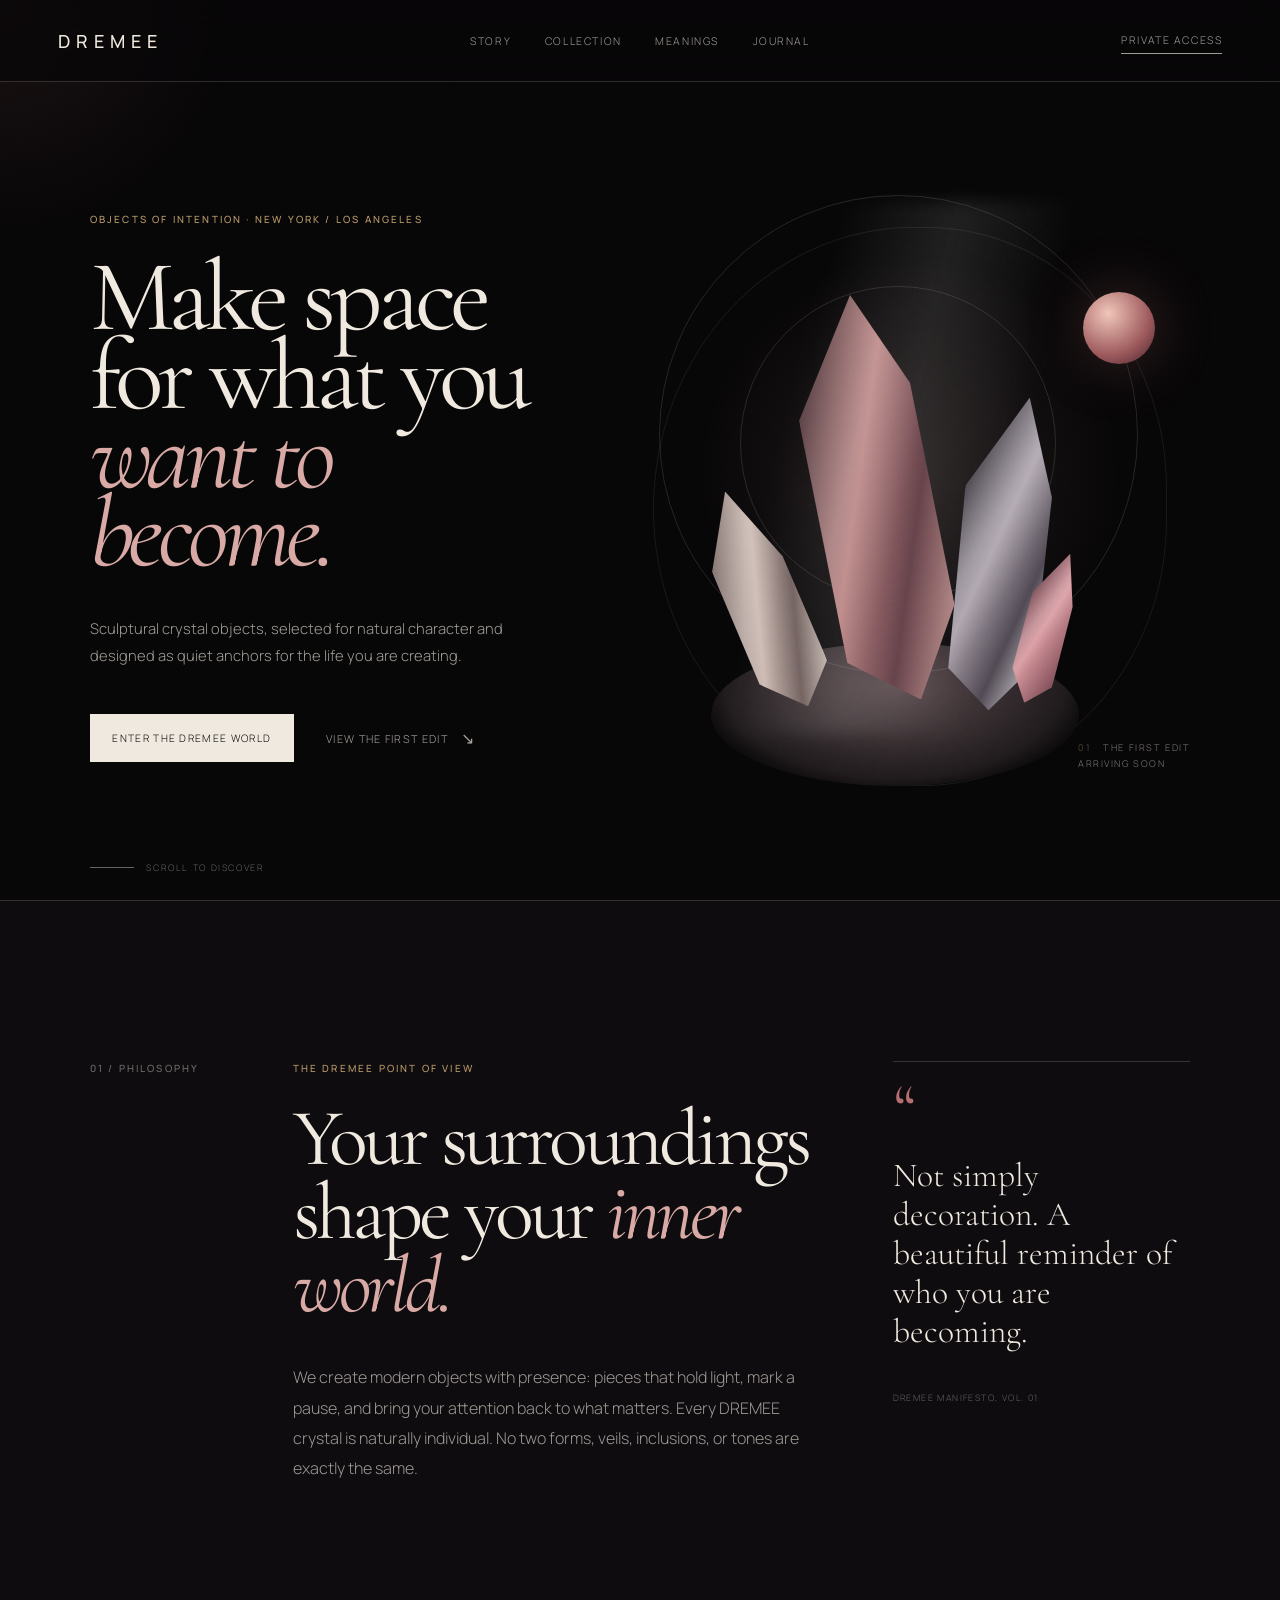
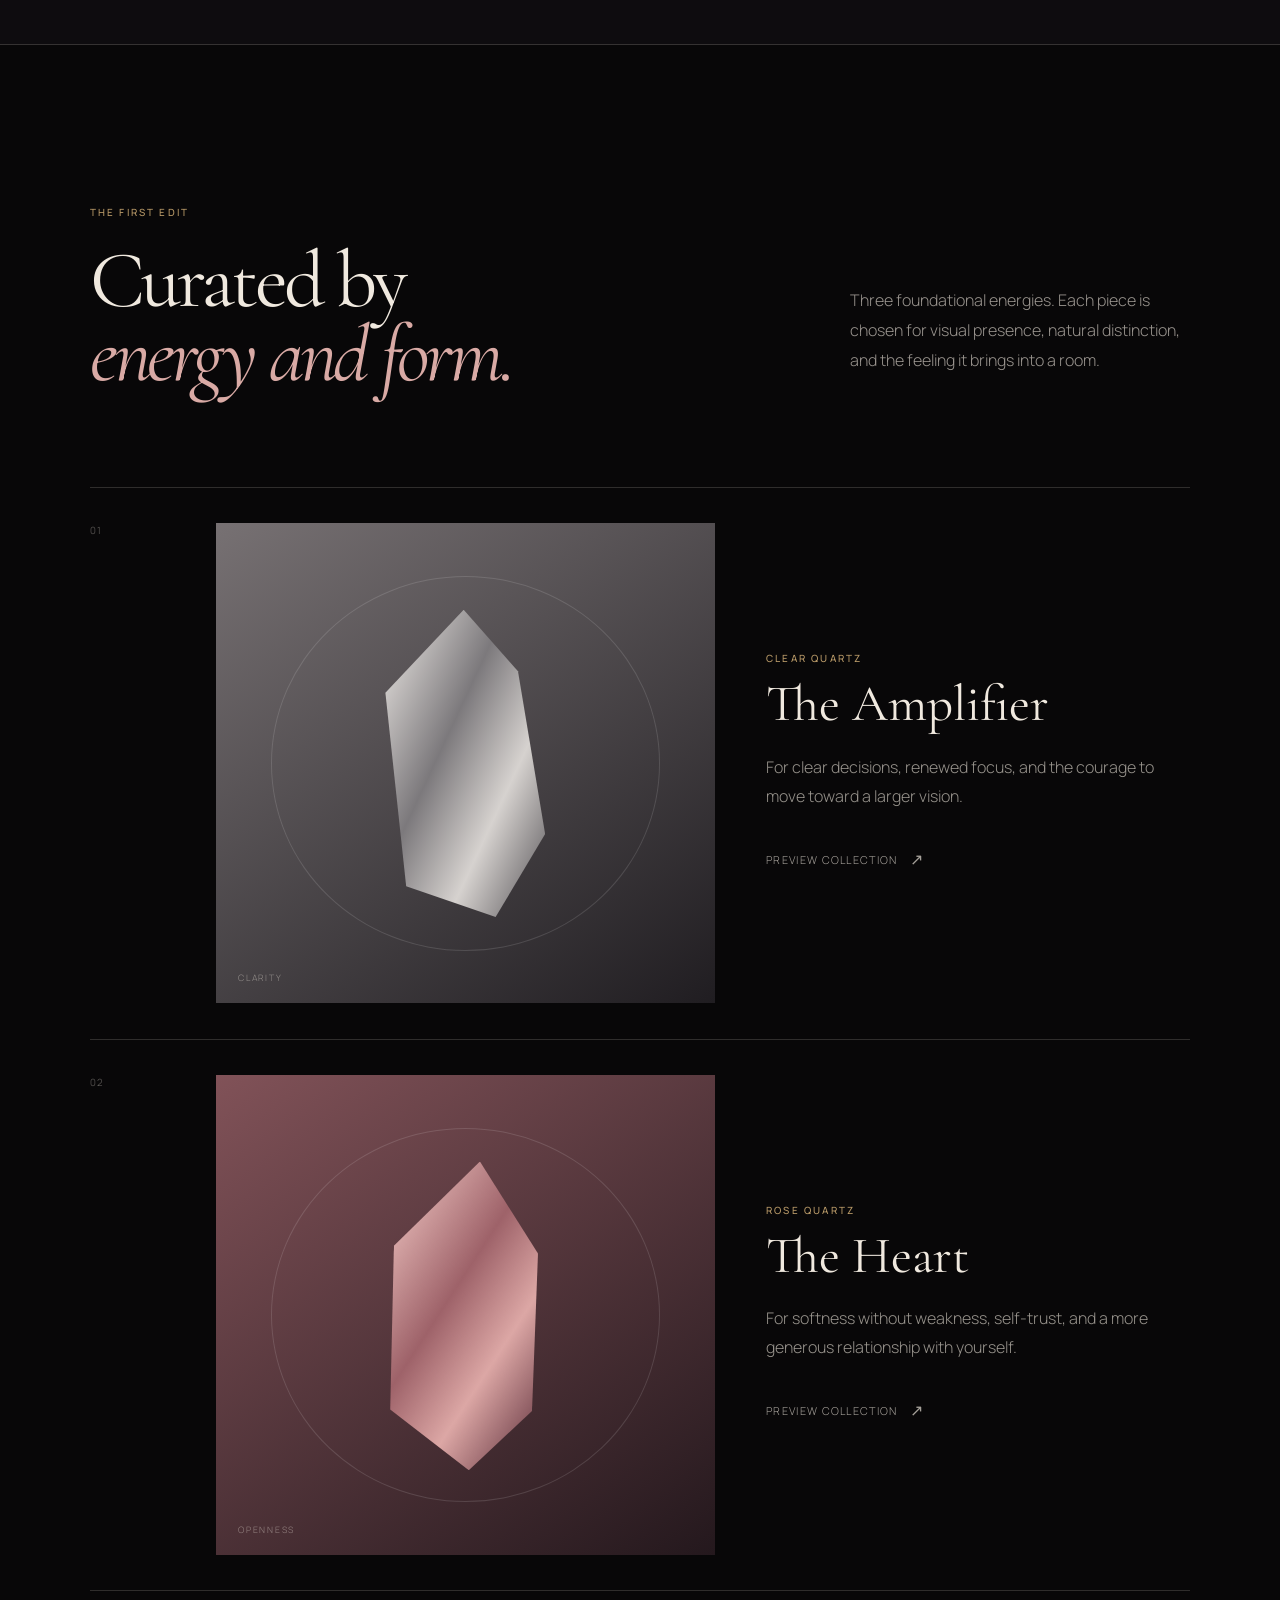
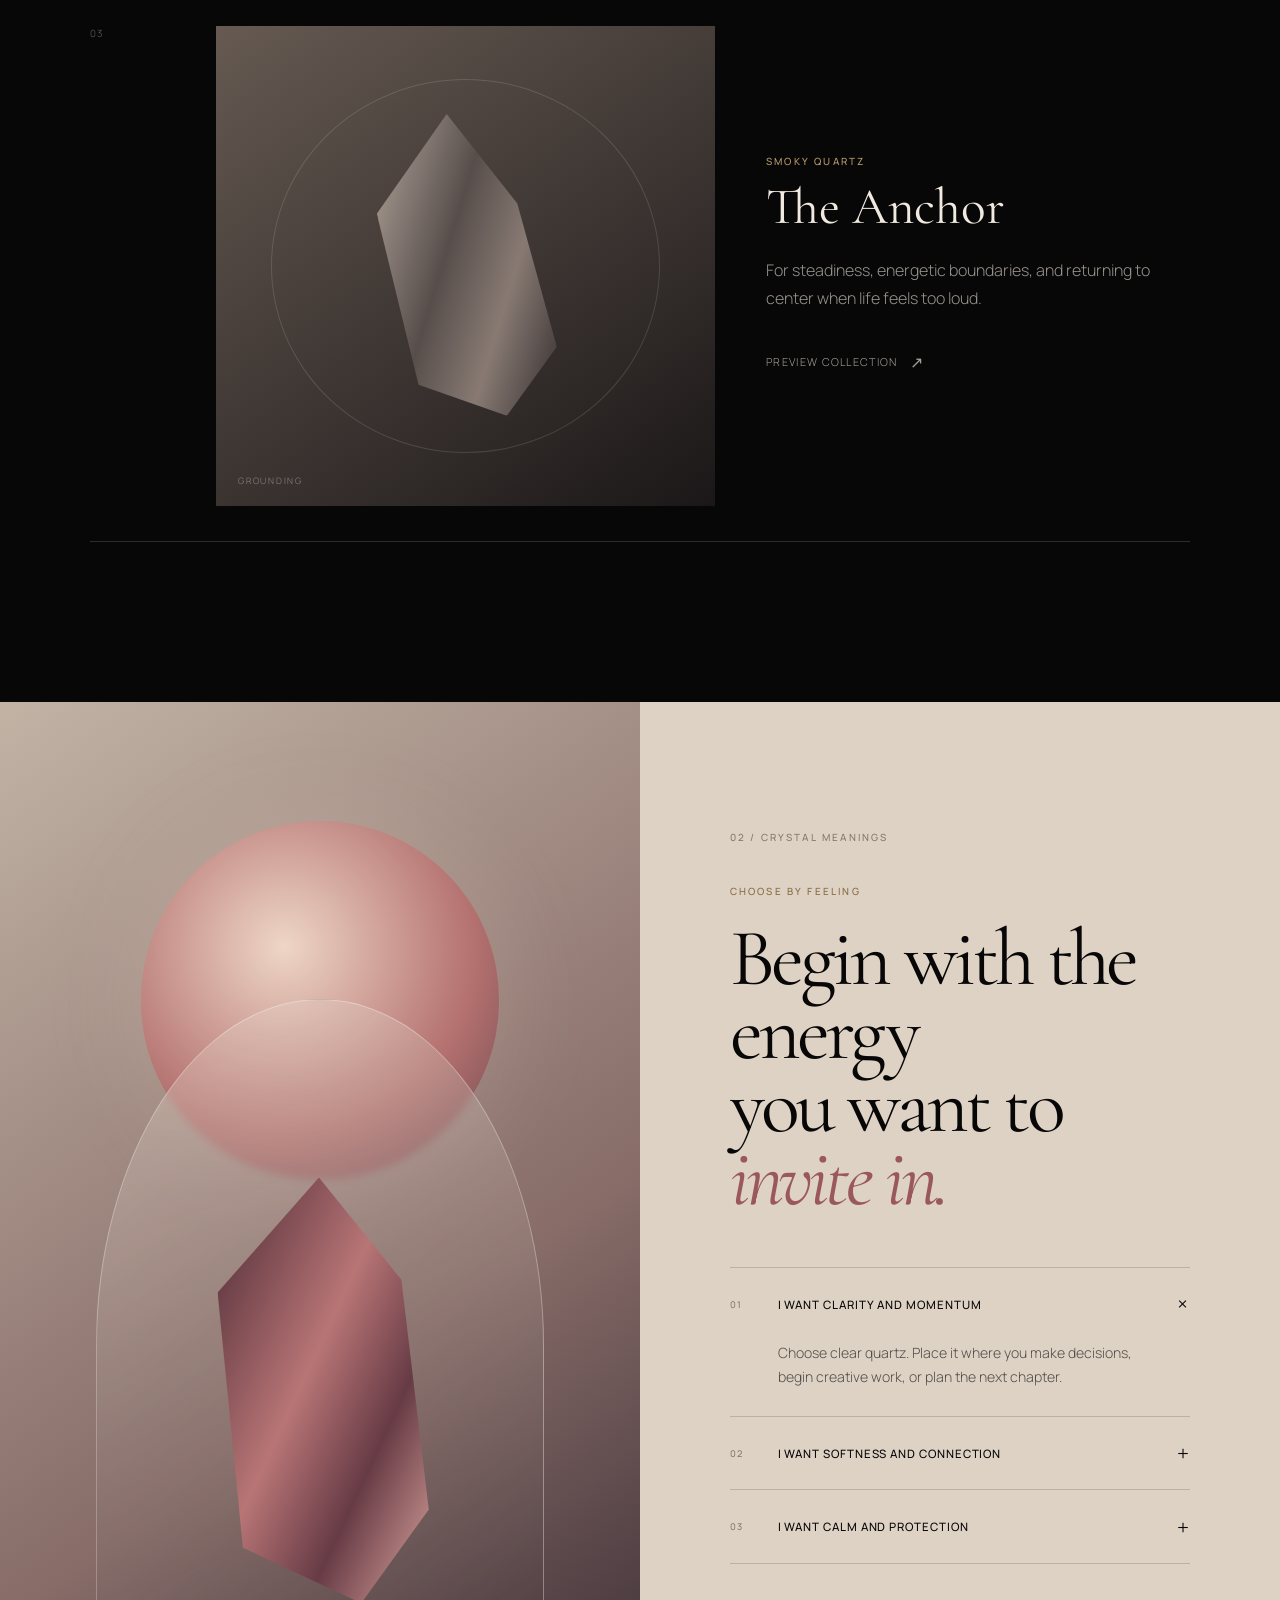
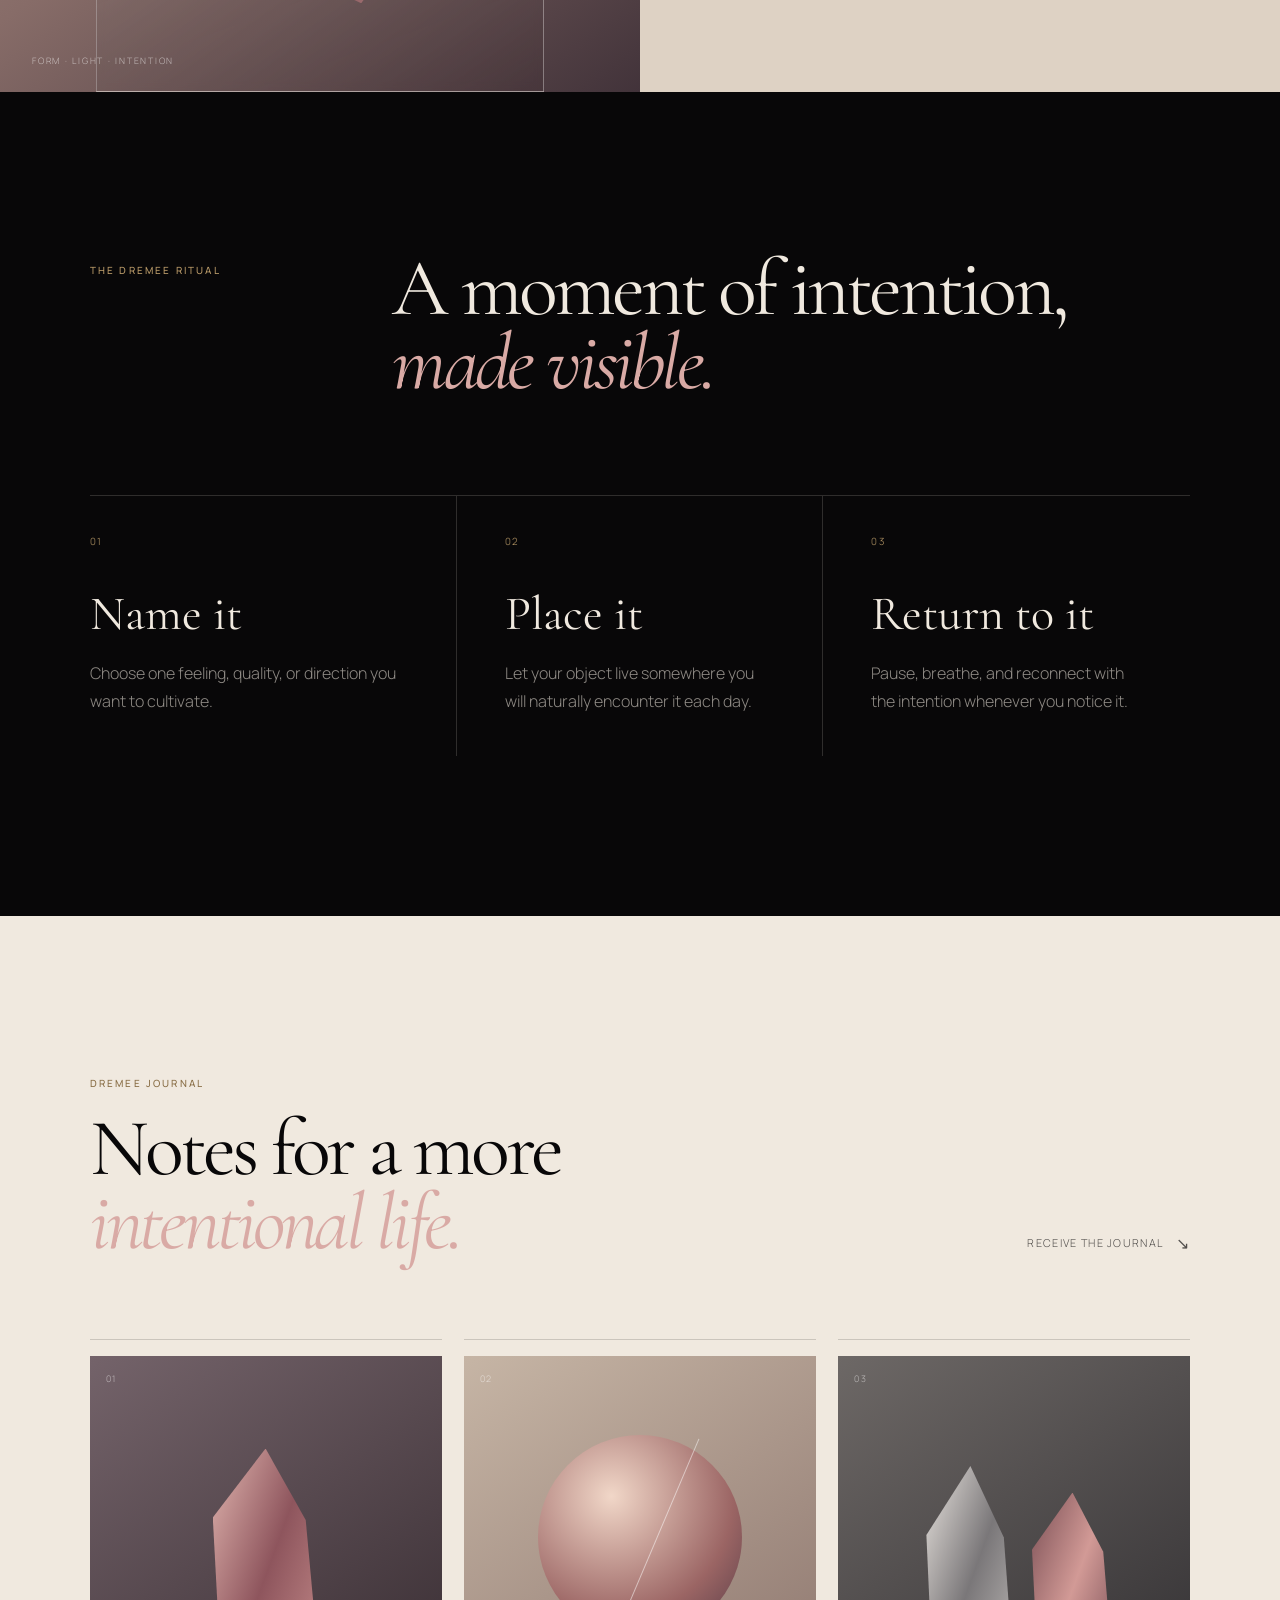
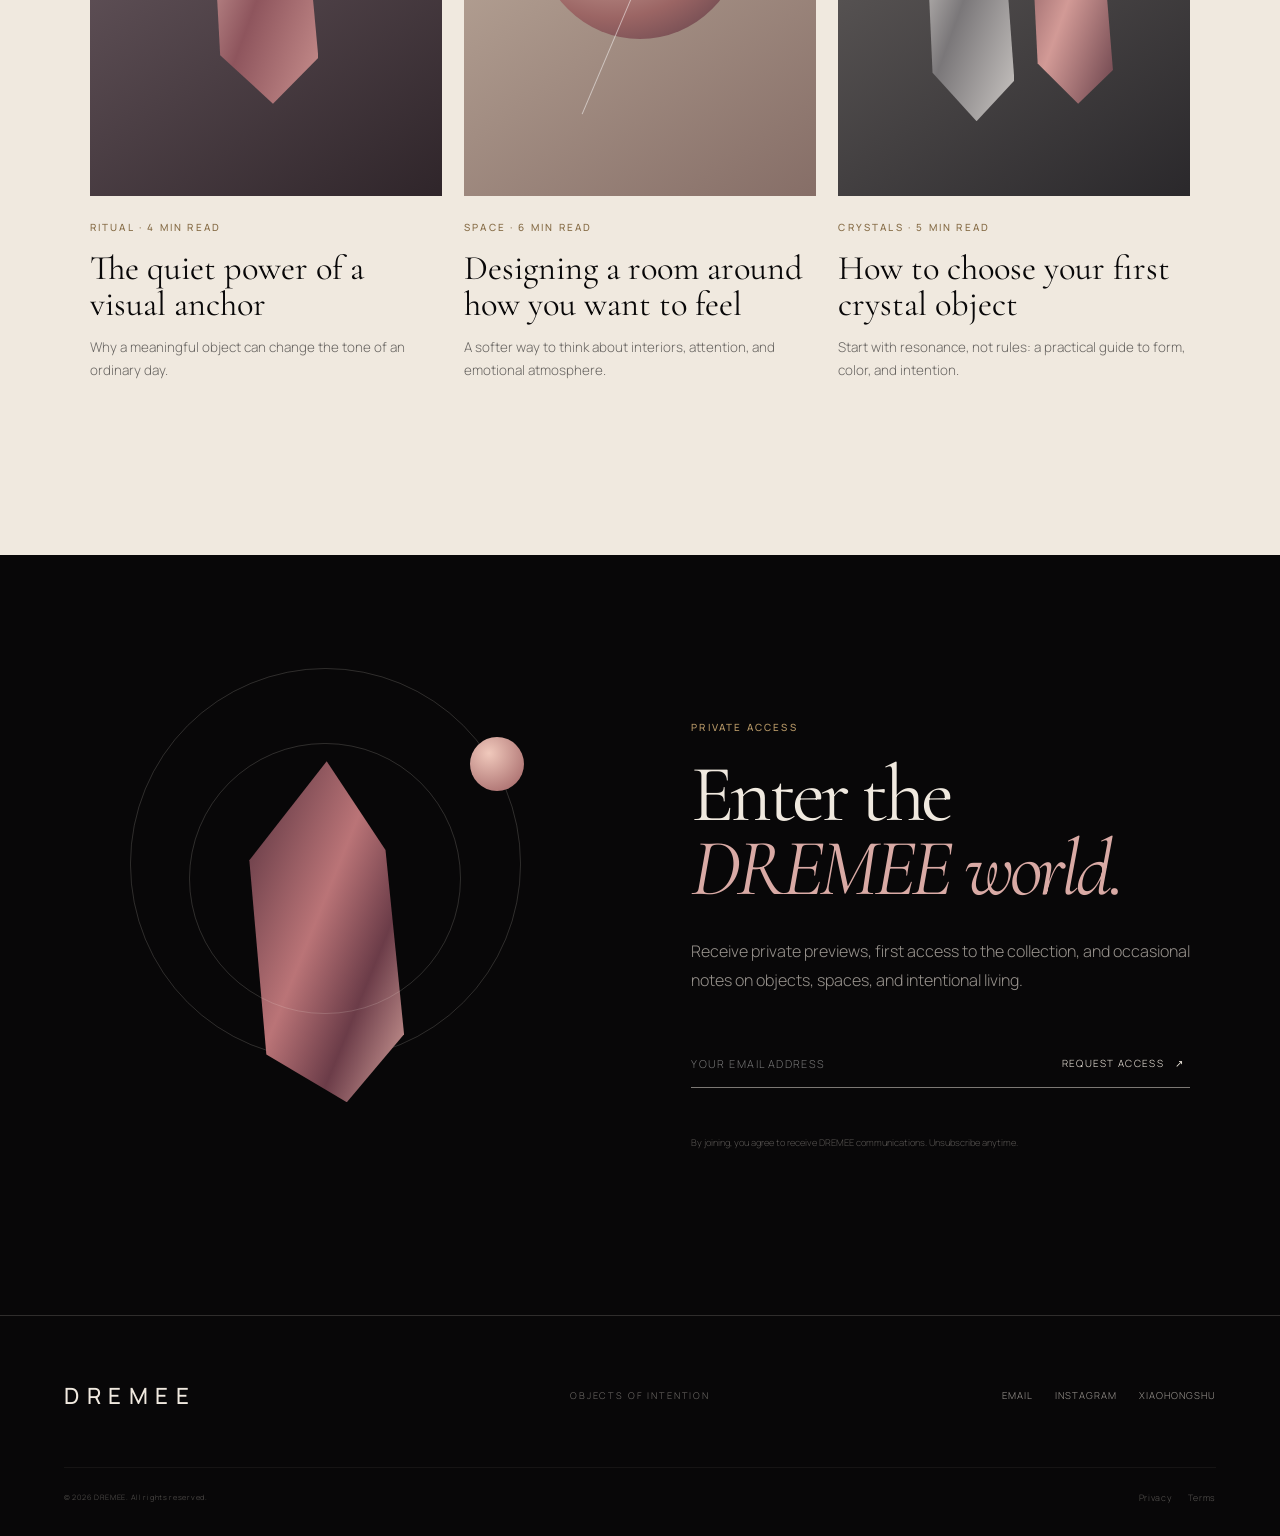
<file: index.html>
<!doctype html>
<html lang="en">
<head>
  <meta charset="utf-8" />
  <meta name="viewport" content="width=device-width, initial-scale=1" />
  <meta name="theme-color" content="#080708" />
  <meta name="description" content="DREMEE creates sculptural crystal objects and modern rituals for intentional living." />
  <meta name="robots" content="index,follow" />
  <meta property="og:title" content="DREMEE — Objects of Intention" />
  <meta property="og:description" content="Sculptural crystal objects and modern rituals for intentional living." />
  <meta property="og:type" content="website" />
  <meta property="og:image" content="assets/social-card.svg" />
  <title>DREMEE — Objects of Intention</title>
  <link rel="icon" href="assets/favicon.svg" type="image/svg+xml" />
  <link rel="preconnect" href="https://fonts.googleapis.com" />
  <link rel="preconnect" href="https://fonts.gstatic.com" crossorigin />
  <link href="https://fonts.googleapis.com/css2?family=Cormorant+Garamond:ital,wght@0,400;0,500;0,600;1,400&family=Manrope:wght@300;400;500;600&display=swap" rel="stylesheet" />
  <link rel="stylesheet" href="styles.css" />
</head>
<body>
  <a class="skip-link" href="#main">Skip to content</a>
  <div class="grain" aria-hidden="true"></div>
  <div class="cursor-glow" aria-hidden="true"></div>

  <header class="site-header" id="top">
    <a class="wordmark" href="#top" aria-label="DREMEE home">DREMEE</a>
    <nav class="desktop-nav" aria-label="Primary navigation">
      <a href="#story">Story</a>
      <a href="#collection">Collection</a>
      <a href="#meanings">Meanings</a>
      <a href="#journal">Journal</a>
    </nav>
    <div class="header-actions">
      <button class="text-button desktop-join" data-open-waitlist>Private access</button>
      <button class="menu-button" aria-expanded="false" aria-controls="mobileMenu" aria-label="Open menu">
        <span></span><span></span>
      </button>
    </div>
  </header>

  <aside class="mobile-menu" id="mobileMenu" aria-hidden="true">
    <nav aria-label="Mobile navigation">
      <a href="#story">Story</a>
      <a href="#collection">Collection</a>
      <a href="#meanings">Meanings</a>
      <a href="#journal">Journal</a>
      <button class="text-button" data-open-waitlist>Private access</button>
    </nav>
    <p>DREMEE · Objects of Intention</p>
  </aside>

  <main id="main">
    <section class="hero section-shell">
      <div class="hero-copy reveal">
        <p class="eyebrow">OBJECTS OF INTENTION · NEW YORK / LOS ANGELES</p>
        <h1>Make space<br />for what you<br /><em>want to become.</em></h1>
        <p class="hero-intro">Sculptural crystal objects, selected for natural character and designed as quiet anchors for the life you are creating.</p>
        <div class="hero-actions">
          <button class="solid-button" data-open-waitlist>Enter the DREMEE world</button>
          <a class="arrow-link" href="#collection">View the first edit <span>↘</span></a>
        </div>
      </div>

      <div class="hero-stage reveal" aria-label="Abstract sculptural crystal still life">
        <div class="stage-ring ring-one"></div>
        <div class="stage-ring ring-two"></div>
        <div class="light-sweep"></div>
        <div class="crystal crystal-a"><i></i></div>
        <div class="crystal crystal-b"><i></i></div>
        <div class="crystal crystal-c"><i></i></div>
        <div class="crystal crystal-d"><i></i></div>
        <div class="stage-plinth"></div>
        <div class="stage-orb"></div>
        <p class="stage-note"><span>01</span> The First Edit<br />Arriving soon</p>
      </div>

      <div class="hero-scroll" aria-hidden="true"><span></span>Scroll to discover</div>
    </section>

    <section class="statement band-dark" id="story">
      <div class="section-shell statement-grid">
        <p class="section-number">01 / PHILOSOPHY</p>
        <div class="statement-copy reveal">
          <p class="eyebrow">THE DREMEE POINT OF VIEW</p>
          <h2>Your surroundings<br />shape your <em>inner world.</em></h2>
          <p>We create modern objects with presence: pieces that hold light, mark a pause, and bring your attention back to what matters. Every DREMEE crystal is naturally individual. No two forms, veils, inclusions, or tones are exactly the same.</p>
        </div>
        <aside class="statement-aside reveal">
          <span class="quote-mark">“</span>
          <blockquote>Not simply decoration. A beautiful reminder of who you are becoming.</blockquote>
          <small>DREMEE MANIFESTO, VOL. 01</small>
        </aside>
      </div>
    </section>

    <section class="collection section-shell" id="collection">
      <div class="collection-heading reveal">
        <div>
          <p class="eyebrow">THE FIRST EDIT</p>
          <h2>Curated by<br /><em>energy and form.</em></h2>
        </div>
        <p>Three foundational energies. Each piece is chosen for visual presence, natural distinction, and the feeling it brings into a room.</p>
      </div>

      <div class="collection-list">
        <article class="collection-item reveal" tabindex="0">
          <div class="collection-index">01</div>
          <div class="product-scene scene-clear"><div class="product-form form-clear"></div><span class="scene-label">CLARITY</span></div>
          <div class="product-copy">
            <p class="eyebrow">CLEAR QUARTZ</p>
            <h3>The Amplifier</h3>
            <p>For clear decisions, renewed focus, and the courage to move toward a larger vision.</p>
            <button class="quiet-link" data-open-waitlist>Preview collection <span>↗</span></button>
          </div>
        </article>

        <article class="collection-item reveal" tabindex="0">
          <div class="collection-index">02</div>
          <div class="product-scene scene-rose"><div class="product-form form-rose"></div><span class="scene-label">OPENNESS</span></div>
          <div class="product-copy">
            <p class="eyebrow">ROSE QUARTZ</p>
            <h3>The Heart</h3>
            <p>For softness without weakness, self-trust, and a more generous relationship with yourself.</p>
            <button class="quiet-link" data-open-waitlist>Preview collection <span>↗</span></button>
          </div>
        </article>

        <article class="collection-item reveal" tabindex="0">
          <div class="collection-index">03</div>
          <div class="product-scene scene-smoke"><div class="product-form form-smoke"></div><span class="scene-label">GROUNDING</span></div>
          <div class="product-copy">
            <p class="eyebrow">SMOKY QUARTZ</p>
            <h3>The Anchor</h3>
            <p>For steadiness, energetic boundaries, and returning to center when life feels too loud.</p>
            <button class="quiet-link" data-open-waitlist>Preview collection <span>↗</span></button>
          </div>
        </article>
      </div>
    </section>

    <section class="meanings" id="meanings">
      <div class="meaning-visual reveal" aria-hidden="true">
        <div class="meaning-sun"></div>
        <div class="meaning-arch"></div>
        <div class="meaning-stone"></div>
        <span>FORM · LIGHT · INTENTION</span>
      </div>
      <div class="meaning-content reveal">
        <p class="section-number">02 / CRYSTAL MEANINGS</p>
        <p class="eyebrow">CHOOSE BY FEELING</p>
        <h2>Begin with the energy<br />you want to <em>invite in.</em></h2>
        <div class="meaning-accordion">
          <details open>
            <summary><span>01</span> I want clarity and momentum <b>+</b></summary>
            <p>Choose clear quartz. Place it where you make decisions, begin creative work, or plan the next chapter.</p>
          </details>
          <details>
            <summary><span>02</span> I want softness and connection <b>+</b></summary>
            <p>Choose rose quartz. Keep it near a bedside, dressing area, or any space connected to care and reflection.</p>
          </details>
          <details>
            <summary><span>03</span> I want calm and protection <b>+</b></summary>
            <p>Choose smoky quartz. Place it at an entry, office, or grounding corner where you transition between roles.</p>
          </details>
        </div>
      </div>
    </section>

    <section class="ritual section-shell">
      <div class="ritual-heading reveal">
        <p class="eyebrow">THE DREMEE RITUAL</p>
        <h2>A moment of intention,<br /><em>made visible.</em></h2>
      </div>
      <div class="ritual-steps">
        <article class="reveal"><span>01</span><h3>Name it</h3><p>Choose one feeling, quality, or direction you want to cultivate.</p></article>
        <article class="reveal"><span>02</span><h3>Place it</h3><p>Let your object live somewhere you will naturally encounter it each day.</p></article>
        <article class="reveal"><span>03</span><h3>Return to it</h3><p>Pause, breathe, and reconnect with the intention whenever you notice it.</p></article>
      </div>
    </section>

    <section class="journal band-light" id="journal">
      <div class="section-shell">
        <div class="journal-heading reveal">
          <div><p class="eyebrow">DREMEE JOURNAL</p><h2>Notes for a more<br /><em>intentional life.</em></h2></div>
          <a class="arrow-link dark" href="#newsletter">Receive the journal <span>↘</span></a>
        </div>
        <div class="journal-grid">
          <article class="journal-card reveal">
            <div class="journal-art art-one"><span>01</span></div>
            <p class="eyebrow">RITUAL · 4 MIN READ</p>
            <h3>The quiet power of a visual anchor</h3>
            <p>Why a meaningful object can change the tone of an ordinary day.</p>
          </article>
          <article class="journal-card reveal">
            <div class="journal-art art-two"><span>02</span></div>
            <p class="eyebrow">SPACE · 6 MIN READ</p>
            <h3>Designing a room around how you want to feel</h3>
            <p>A softer way to think about interiors, attention, and emotional atmosphere.</p>
          </article>
          <article class="journal-card reveal">
            <div class="journal-art art-three"><span>03</span></div>
            <p class="eyebrow">CRYSTALS · 5 MIN READ</p>
            <h3>How to choose your first crystal object</h3>
            <p>Start with resonance, not rules: a practical guide to form, color, and intention.</p>
          </article>
        </div>
      </div>
    </section>

    <section class="newsletter section-shell" id="newsletter">
      <div class="newsletter-orbit" aria-hidden="true"><span></span><i></i></div>
      <div class="newsletter-copy reveal">
        <p class="eyebrow">PRIVATE ACCESS</p>
        <h2>Enter the<br /><em>DREMEE world.</em></h2>
        <p>Receive private previews, first access to the collection, and occasional notes on objects, spaces, and intentional living.</p>
        <form class="email-form" data-waitlist-form>
          <label class="sr-only" for="footerEmail">Email address</label>
          <input id="footerEmail" name="email" type="email" autocomplete="email" placeholder="YOUR EMAIL ADDRESS" required />
          <button type="submit">Request access <span>↗</span></button>
        </form>
        <p class="form-status" role="status" aria-live="polite"></p>
        <small>By joining, you agree to receive DREMEE communications. Unsubscribe anytime.</small>
      </div>
    </section>
  </main>

  <footer class="site-footer">
    <div class="footer-main">
      <a class="wordmark footer-wordmark" href="#top">DREMEE</a>
      <p>Objects of Intention</p>
      <div class="footer-social">
        <a href="mailto:hello@dremee.com">Email</a>
        <a href="#" aria-label="Instagram placeholder">Instagram</a>
        <a href="#" aria-label="Xiaohongshu placeholder">Xiaohongshu</a>
      </div>
    </div>
    <div class="footer-legal">
      <small>© <span id="year"></span> DREMEE. All rights reserved.</small>
      <div><a href="#">Privacy</a><a href="#">Terms</a></div>
    </div>
  </footer>

  <dialog class="waitlist-modal" id="waitlistModal">
    <button class="modal-close" data-close-waitlist aria-label="Close">×</button>
    <div class="modal-crystal" aria-hidden="true"></div>
    <p class="eyebrow">THE FIRST EDIT</p>
    <h2>Private access<br />begins here.</h2>
    <p>Join the list for the first collection preview and launch announcement.</p>
    <form class="email-form modal-form" data-waitlist-form>
      <label class="sr-only" for="modalEmail">Email address</label>
      <input id="modalEmail" name="email" type="email" autocomplete="email" placeholder="YOUR EMAIL ADDRESS" required />
      <button type="submit">Request access <span>↗</span></button>
    </form>
    <p class="form-status" role="status" aria-live="polite"></p>
  </dialog>

  <script src="script.js"></script>
</body>
</html>
</file>
<file: styles.css>
:root {
  --ink: #080708;
  --ink-soft: #121013;
  --cream: #f0e9df;
  --paper: #ded2c4;
  --rose: #b66f70;
  --rose-light: #d9aaa5;
  --wine: #58323c;
  --gold: #b99a68;
  --line: rgba(240, 233, 223, 0.17);
  --dark-line: rgba(8, 7, 8, 0.16);
}

* { box-sizing: border-box; }
html { scroll-behavior: smooth; }
body { margin: 0; background: var(--ink); color: var(--cream); font-family: "Manrope", sans-serif; font-weight: 300; overflow-x: hidden; }
body.menu-open { overflow: hidden; }
a { color: inherit; text-decoration: none; }
button, input { font: inherit; }
button { color: inherit; }
img { max-width: 100%; }
::selection { background: var(--rose); color: var(--cream); }

.skip-link { position: fixed; left: 1rem; top: -5rem; z-index: 200; background: var(--cream); color: var(--ink); padding: .8rem 1rem; }
.skip-link:focus { top: 1rem; }
.grain { position: fixed; inset: 0; z-index: 100; pointer-events: none; opacity: .17; mix-blend-mode: soft-light; background-image: url("data:image/svg+xml,%3Csvg viewBox='0 0 180 180' xmlns='http://www.w3.org/2000/svg'%3E%3Cfilter id='n'%3E%3CfeTurbulence type='fractalNoise' baseFrequency='.82' numOctaves='4' stitchTiles='stitch'/%3E%3C/filter%3E%3Crect width='100%25' height='100%25' filter='url(%23n)' opacity='.21'/%3E%3C/svg%3E"); }
.cursor-glow { width: 32rem; height: 32rem; border-radius: 50%; position: fixed; left: 0; top: 0; z-index: -1; pointer-events: none; background: radial-gradient(circle, rgba(182,111,112,.11), transparent 67%); transform: translate(-50%,-50%); transition: opacity .3s; }

.site-header { height: 82px; padding: 0 4.5vw; display: grid; grid-template-columns: 1fr auto 1fr; align-items: center; border-bottom: 1px solid var(--line); position: relative; z-index: 40; background: rgba(8,7,8,.7); backdrop-filter: blur(16px); }
.wordmark { font-size: 1.13rem; font-weight: 500; letter-spacing: .34em; }
.desktop-nav { display: flex; gap: 2.1rem; }
.desktop-nav a, .text-button { border: 0; background: none; cursor: pointer; text-transform: uppercase; font-size: .66rem; letter-spacing: .15em; opacity: .66; transition: opacity .25s; }
.desktop-nav a:hover, .text-button:hover { opacity: 1; }
.header-actions { justify-self: end; display: flex; align-items: center; gap: 1.5rem; }
.text-button { padding: .35rem 0; border-bottom: 1px solid currentColor; }
.menu-button { display: none; width: 34px; height: 34px; border: 0; background: transparent; padding: 0; cursor: pointer; }
.menu-button span { display: block; width: 100%; height: 1px; background: var(--cream); margin: 7px 0; transition: transform .25s; }
.menu-button[aria-expanded="true"] span:first-child { transform: translateY(4px) rotate(45deg); }
.menu-button[aria-expanded="true"] span:last-child { transform: translateY(-4px) rotate(-45deg); }
.mobile-menu { position: fixed; inset: 82px 0 0; z-index: 35; background: var(--ink); transform: translateY(-110%); transition: transform .45s cubic-bezier(.77,0,.18,1); padding: 4rem 6vw 2rem; display: flex; flex-direction: column; justify-content: space-between; }
.mobile-menu.open { transform: translateY(0); }
.mobile-menu nav { display: flex; flex-direction: column; align-items: flex-start; gap: 1.6rem; }
.mobile-menu nav a { font-family: "Cormorant Garamond"; font-size: 3.7rem; line-height: .95; }
.mobile-menu p { font-size: .62rem; letter-spacing: .16em; text-transform: uppercase; opacity: .45; }

.section-shell { padding-left: 7vw; padding-right: 7vw; }
.eyebrow, .section-number { margin: 0; color: var(--gold); font-size: .62rem; letter-spacing: .22em; text-transform: uppercase; font-weight: 500; }
.section-number { color: inherit; opacity: .43; }
h1, h2, h3 { margin: 0; font-family: "Cormorant Garamond", serif; font-weight: 400; }
h1 em, h2 em { color: var(--rose-light); font-weight: 400; }
h1 { font-size: clamp(4.8rem, 7.9vw, 8.7rem); line-height: .78; letter-spacing: -.052em; }
h2 { font-size: clamp(3.7rem, 6.3vw, 7rem); line-height: .91; letter-spacing: -.047em; }

.hero { min-height: calc(100vh - 82px); display: grid; grid-template-columns: .9fr 1.1fr; align-items: center; gap: 3vw; position: relative; padding-top: 4.5rem; padding-bottom: 5rem; overflow: hidden; }
.hero-copy { position: relative; z-index: 2; }
.hero-copy .eyebrow { margin-bottom: 2rem; }
.hero-intro { max-width: 32rem; margin: 2.6rem 0 2.8rem; color: rgba(240,233,223,.66); line-height: 1.85; font-size: .92rem; }
.hero-actions { display: flex; align-items: center; gap: 2rem; }
.solid-button { padding: 1rem 1.35rem; border: 1px solid var(--cream); background: var(--cream); color: var(--ink); text-transform: uppercase; letter-spacing: .13em; font-size: .64rem; cursor: pointer; transition: background .25s, color .25s; }
.solid-button:hover { background: transparent; color: var(--cream); }
.arrow-link, .quiet-link { display: inline-flex; align-items: center; gap: .8rem; background: none; border: 0; padding: .35rem 0; cursor: pointer; font-size: .68rem; text-transform: uppercase; letter-spacing: .12em; opacity: .68; }
.arrow-link span, .quiet-link span { font-size: 1rem; transition: transform .25s; }
.arrow-link:hover span, .quiet-link:hover span { transform: translate(.18rem,.18rem); }
.hero-stage { min-height: 650px; position: relative; isolation: isolate; }
.hero-stage::after { content: ""; position: absolute; inset: 10% 4% 4% 8%; background: radial-gradient(circle at 50% 44%, rgba(215,170,165,.12), transparent 54%); border: 1px solid rgba(240,233,223,.08); border-radius: 52% 48% 49% 51%; z-index: -3; }
.stage-ring { position: absolute; border: 1px solid rgba(240,233,223,.13); border-radius: 50%; }
.ring-one { width: 82%; aspect-ratio: 1; left: 9%; top: 5%; }
.ring-two { width: 54%; aspect-ratio: 1; left: 23%; top: 19%; }
.light-sweep { position: absolute; width: 42%; height: 82%; left: 29%; top: 6%; background: linear-gradient(90deg, transparent, rgba(255,255,255,.10), transparent); transform: skewX(-13deg); filter: blur(8px); animation: breathe 5s ease-in-out infinite; }
.crystal { position: absolute; filter: drop-shadow(0 30px 30px rgba(0,0,0,.42)); transform-origin: 50% 100%; animation: float 6s ease-in-out infinite; }
.crystal i { position: absolute; inset: 0; background: linear-gradient(110deg, transparent 15%, rgba(255,255,255,.28) 38%, transparent 61%); clip-path: inherit; opacity: .58; }
.crystal-a { width: 132px; height: 410px; left: 39%; bottom: 17%; clip-path: polygon(50% 0, 87% 23%, 100% 78%, 66% 100%, 14% 89%, 0 29%); background: linear-gradient(105deg,#31262d,#b98281 42%,#67434b 69%,#d6a8a2); transform: rotate(-7deg); }
.crystal-b { width: 98px; height: 315px; left: 55%; bottom: 16%; clip-path: polygon(49% 0,89% 30%,100% 84%,63% 100%,15% 89%,0 31%); background: linear-gradient(105deg,#222026,#aaa0aa 44%,#514a54 73%,#ddd8dc); transform: rotate(10deg); animation-delay: -1.2s; }
.crystal-c { width: 78px; height: 230px; left: 27%; bottom: 16%; clip-path: polygon(51% 0,92% 35%,100% 84%,57% 100%,8% 84%,0 31%); background: linear-gradient(105deg,#665957,#cbb8b0 45%,#746462 72%,#dfd4cd); transform: rotate(-20deg); animation-delay: -2.6s; }
.crystal-d { width: 48px; height: 156px; left: 67%; bottom: 17%; clip-path: polygon(50% 0,89% 32%,100% 85%,55% 100%,9% 81%,0 31%); background: linear-gradient(105deg,#5a343f,#d99aa0 47%,#774550); transform: rotate(18deg); animation-delay: -3.3s; }
.stage-plinth { position: absolute; width: 63%; height: 22%; left: 18%; bottom: 4%; border-radius: 50%; background: radial-gradient(ellipse at 50% 30%, #5b4b4e, #201b1d 65%, #0d0b0c 76%); z-index: -1; }
.stage-orb { position: absolute; width: 72px; height: 72px; border-radius: 50%; right: 6%; top: 20%; background: radial-gradient(circle at 35% 30%, #f0c6b9, #9e5a5d 60%, #42212b); box-shadow: 0 0 60px rgba(182,111,112,.3); }
.stage-note { position: absolute; right: 0; bottom: 6%; margin: 0; font-size: .58rem; letter-spacing: .17em; line-height: 1.8; text-transform: uppercase; opacity: .5; }
.stage-note span { color: var(--gold); margin-right: .6rem; }
.hero-scroll { position: absolute; left: 7vw; bottom: 1.6rem; font-size: .56rem; letter-spacing: .18em; text-transform: uppercase; opacity: .4; display: flex; align-items: center; gap: .8rem; }
.hero-scroll span { width: 44px; height: 1px; background: currentColor; position: relative; overflow: hidden; }
.hero-scroll span::after { content:""; position:absolute; inset:0; background:var(--cream); animation: scrollLine 2s infinite; }

.band-dark { background: #0e0c0f; border-top: 1px solid var(--line); border-bottom: 1px solid var(--line); }
.statement { padding: 10rem 0; }
.statement-grid { display: grid; grid-template-columns: .35fr 1.35fr .75fr; gap: 5vw; align-items: start; }
.statement-copy .eyebrow { margin-bottom: 1.7rem; }
.statement-copy > p:last-child { max-width: 40rem; color: rgba(240,233,223,.63); line-height: 1.9; margin: 2.5rem 0 0; }
.statement-aside { border-top: 1px solid var(--line); padding-top: 1.2rem; }
.quote-mark { font-family: "Cormorant Garamond"; font-size: 4.4rem; line-height: .8; color: var(--rose); }
.statement-aside blockquote { margin: 1.2rem 0 2rem; font-family: "Cormorant Garamond"; font-size: 2.1rem; line-height: 1.16; }
.statement-aside small { font-size: .55rem; letter-spacing: .16em; opacity: .38; }

.collection { padding-top: 10rem; padding-bottom: 10rem; }
.collection-heading { display: grid; grid-template-columns: 1.3fr .7fr; align-items: end; gap: 10vw; margin-bottom: 6rem; }
.collection-heading .eyebrow { margin-bottom: 1.6rem; }
.collection-heading > p { color: rgba(240,233,223,.62); line-height: 1.85; max-width: 29rem; }
.collection-list { border-top: 1px solid var(--line); }
.collection-item { display: grid; grid-template-columns: .15fr 1fr .85fr; gap: 4vw; align-items: center; padding: 2.2rem 0; border-bottom: 1px solid var(--line); outline: none; }
.collection-index { align-self: start; font-size: .62rem; letter-spacing: .15em; opacity: .4; }
.product-scene { min-height: 480px; position: relative; display: grid; place-items: center; overflow: hidden; }
.product-scene::before { content: ""; position: absolute; inset: 11%; border: 1px solid rgba(255,255,255,.13); border-radius: 50%; transition: transform .7s; }
.collection-item:hover .product-scene::before, .collection-item:focus .product-scene::before { transform: rotate(15deg) scale(.94); }
.scene-clear { background: linear-gradient(145deg,#777173,#201d21); }
.scene-rose { background: linear-gradient(145deg,#815258,#24181d); }
.scene-smoke { background: linear-gradient(145deg,#665a52,#1b1718); }
.product-form { width: 32%; height: 64%; position: relative; filter: drop-shadow(0 32px 28px rgba(0,0,0,.36)); transition: transform .7s cubic-bezier(.2,.7,.2,1); }
.collection-item:hover .product-form, .collection-item:focus .product-form { transform: translateY(-12px) rotate(4deg) scale(1.04); }
.form-clear { clip-path: polygon(49% 0,83% 20%,100% 73%,69% 100%,13% 90%,0 27%); background: linear-gradient(115deg,#f0ece8,#7c797c 40%,#d6d2cf 68%,#555256); }
.form-rose { clip-path: polygon(46% 0,90% 27%,100% 78%,66% 100%,12% 84%,0 31%); background: linear-gradient(115deg,#f2c8c4,#9e6269 42%,#dca7a5 68%,#653641); transform: rotate(8deg); }
.form-smoke { clip-path: polygon(52% 0,88% 32%,100% 80%,63% 100%,11% 86%,0 29%); background: linear-gradient(115deg,#b8aaa0,#574e4b 42%,#887a73 68%,#302b2c); transform: rotate(-8deg); }
.scene-label { position: absolute; left: 1.4rem; bottom: 1.2rem; font-size: .55rem; letter-spacing: .2em; opacity: .45; }
.product-copy .eyebrow { margin-bottom: 1rem; }
.product-copy h3 { font-size: clamp(3rem,4vw,5rem); line-height: .9; }
.product-copy > p:not(.eyebrow) { max-width: 27rem; color: rgba(240,233,223,.61); line-height: 1.8; margin: 1.6rem 0 2rem; }

.meanings { display: grid; grid-template-columns: 1fr 1fr; min-height: 900px; background: var(--paper); color: var(--ink); }
.meaning-visual { position: relative; overflow: hidden; background: linear-gradient(145deg,#c2b3a5,#876c68 64%,#42333a); }
.meaning-sun { position: absolute; width: 56%; aspect-ratio: 1; border-radius: 50%; left: 22%; top: 12%; background: radial-gradient(circle at 40% 35%, #eed6c7, #b4716f 60%, #68424b); box-shadow: 0 0 100px rgba(255,230,214,.15); }
.meaning-arch { position: absolute; inset: 30% 15% 0; border-radius: 50% 50% 0 0; background: linear-gradient(160deg,rgba(244,227,213,.35),rgba(63,45,49,.3)); border: 1px solid rgba(255,255,255,.3); backdrop-filter: blur(4px); }
.meaning-stone { position: absolute; width: 33%; height: 43%; left: 34%; bottom: 9%; clip-path: polygon(48% 0,87% 24%,100% 78%,68% 100%,12% 87%,0 27%); background: linear-gradient(115deg,#4b2934,#b87576 44%,#673b45 70%,#dba59e); filter: drop-shadow(0 38px 30px rgba(0,0,0,.28)); }
.meaning-visual > span { position: absolute; left: 2rem; bottom: 1.6rem; font-size: .55rem; letter-spacing: .2em; color: rgba(255,255,255,.58); }
.meaning-content { padding: 8rem 7vw; display: flex; flex-direction: column; justify-content: center; }
.meaning-content .eyebrow { margin: 2.5rem 0 1.5rem; color: #886c43; }
.meaning-content h2 em { color: #9a585b; }
.meaning-accordion { margin-top: 3.2rem; }
details { border-top: 1px solid var(--dark-line); }
details:last-child { border-bottom: 1px solid var(--dark-line); }
summary { list-style: none; cursor: pointer; display: grid; grid-template-columns: 2rem 1fr auto; gap: 1rem; align-items: center; padding: 1.4rem 0; text-transform: uppercase; letter-spacing: .08em; font-size: .72rem; font-weight: 500; }
summary::-webkit-details-marker { display: none; }
summary span { font-size: .58rem; opacity: .43; }
summary b { font-weight: 300; font-size: 1.3rem; transition: transform .25s; }
details[open] summary b { transform: rotate(45deg); }
details p { margin: 0 2rem 1.6rem 3rem; line-height: 1.75; opacity: .65; font-size: .88rem; }

.ritual { padding-top: 10rem; padding-bottom: 10rem; }
.ritual-heading { display: grid; grid-template-columns: .55fr 1.45fr; align-items: start; }
.ritual-heading .eyebrow { margin-top: .7rem; }
.ritual-steps { margin-top: 6rem; display: grid; grid-template-columns: repeat(3,1fr); border-top: 1px solid var(--line); }
.ritual-steps article { padding: 2rem 3rem 0 0; border-right: 1px solid var(--line); min-height: 260px; }
.ritual-steps article + article { padding-left: 3rem; }
.ritual-steps article:last-child { border-right: 0; }
.ritual-steps span { color: var(--gold); font-size: .62rem; letter-spacing: .15em; }
.ritual-steps h3 { font-size: 3rem; margin-top: 2.2rem; }
.ritual-steps p { max-width: 20rem; line-height: 1.75; color: rgba(240,233,223,.58); }

.band-light { background: var(--cream); color: var(--ink); }
.journal { padding: 10rem 0; }
.journal-heading { display: flex; justify-content: space-between; align-items: end; margin-bottom: 5rem; }
.journal-heading .eyebrow { color: #896e46; margin-bottom: 1.4rem; }
.arrow-link.dark { color: var(--ink); }
.journal-grid { display: grid; grid-template-columns: repeat(3,1fr); gap: 1.4rem; }
.journal-card { border-top: 1px solid var(--dark-line); padding-top: 1rem; }
.journal-art { aspect-ratio: 4/5; margin-bottom: 1.5rem; position: relative; overflow: hidden; }
.journal-art::before, .journal-art::after { content:""; position:absolute; transition: transform .7s; }
.journal-card:hover .journal-art::before { transform: translateY(-8px) rotate(8deg); }
.art-one { background: linear-gradient(145deg,#74636a,#2f252a); }
.art-one::before { width: 30%; height: 58%; left: 35%; top: 21%; clip-path: polygon(50% 0,88% 28%,100% 82%,57% 100%,7% 81%,0 27%); background: linear-gradient(110deg,#e0b4ae,#8e555d 50%,#c88f8d); }
.art-two { background: linear-gradient(145deg,#c6b5a5,#866e67); }
.art-two::before { width: 58%; aspect-ratio: 1; border-radius: 50%; left: 21%; top: 18%; background: radial-gradient(circle at 36% 30%,#f1d7c8,#9b6564 63%,#513844); }
.art-two::after { width: 1px; height: 68%; left: 50%; top: 16%; background: rgba(255,255,255,.5); transform: rotate(23deg); }
.art-three { background: linear-gradient(145deg,#6d6866,#2a282b); }
.art-three::before { width: 25%; height: 58%; left: 25%; top: 25%; clip-path: polygon(50% 0,88% 28%,100% 84%,57% 100%,7% 81%,0 27%); background: linear-gradient(110deg,#e8e3de,#7a7779 48%,#c9c5c2); }
.art-three::after { width: 23%; height: 48%; right: 22%; top: 31%; clip-path: polygon(50% 0,88% 28%,100% 84%,57% 100%,7% 81%,0 27%); background: linear-gradient(110deg,#7b4f55,#d29a96 48%,#6a424b); }
.journal-art span { position: absolute; left: 1rem; top: 1rem; font-size: .56rem; letter-spacing: .15em; color: rgba(255,255,255,.56); z-index: 2; }
.journal-card .eyebrow { color: #856b45; margin-bottom: 1rem; }
.journal-card h3 { font-size: 2.15rem; line-height: 1.05; }
.journal-card > p:last-child { line-height: 1.7; opacity: .58; font-size: .84rem; }

.newsletter { min-height: 760px; display: grid; grid-template-columns: 1fr 1fr; align-items: center; gap: 8vw; position: relative; overflow: hidden; }
.newsletter-orbit { min-height: 620px; position: relative; }
.newsletter-orbit::before { content:""; position:absolute; width: 78%; aspect-ratio:1; left: 8%; top: 7%; border:1px solid var(--line); border-radius:50%; }
.newsletter-orbit::after { content:""; position:absolute; width: 54%; aspect-ratio:1; left:20%; top:19%; border:1px solid var(--line); border-radius:50%; }
.newsletter-orbit span { position:absolute; width: 31%; height: 55%; left:32%; top:22%; clip-path:polygon(50% 0,88% 26%,100% 80%,63% 100%,11% 86%,0 29%); background:linear-gradient(112deg,#542f3c,#ba7477 45%,#6b3c48 71%,#d7a49e); filter:drop-shadow(0 40px 35px rgba(0,0,0,.38)); animation:float 6s ease-in-out infinite; }
.newsletter-orbit i { position:absolute; width:54px; height:54px; border-radius:50%; right:13%; top:18%; background:radial-gradient(circle at 35% 30%,#f0c9bc,#9e5f61); }
.newsletter-copy { max-width: 590px; }
.newsletter-copy .eyebrow { margin-bottom: 1.5rem; }
.newsletter-copy > p:not(.eyebrow):not(.form-status) { max-width: 34rem; line-height: 1.8; color: rgba(240,233,223,.62); margin: 2rem 0 2.8rem; }
.email-form { display: flex; border-bottom: 1px solid rgba(240,233,223,.5); }
.email-form input { flex:1; min-width:0; padding: 1rem 0; border:0; outline:0; background:transparent; color:var(--cream); font-size:.68rem; letter-spacing:.13em; }
.email-form button { border:0; background:none; cursor:pointer; text-transform:uppercase; font-size:.62rem; letter-spacing:.13em; }
.email-form button span { margin-left:.5rem; }
.form-status { min-height: 1.2rem; margin: .8rem 0 0!important; font-size: .7rem; letter-spacing: .08em; color: var(--rose-light)!important; }
.newsletter-copy small { display:block; margin-top:1rem; opacity:.34; font-size:.58rem; line-height:1.5; }

.site-footer { padding: 4rem 5vw 2rem; border-top: 1px solid var(--line); }
.footer-main { display:grid; grid-template-columns:1fr 1fr 1fr; align-items:center; }
.footer-wordmark { font-size:1.4rem; }
.footer-main > p { text-align:center; text-transform:uppercase; letter-spacing:.2em; font-size:.58rem; opacity:.45; }
.footer-social { justify-self:end; display:flex; gap:1.4rem; text-transform:uppercase; letter-spacing:.1em; font-size:.6rem; opacity:.65; }
.footer-legal { margin-top:3.5rem; padding-top:1.5rem; border-top:1px solid var(--line); display:flex; justify-content:space-between; opacity:.34; font-size:.55rem; letter-spacing:.08em; }
.footer-legal div { display:flex; gap:1rem; }

.waitlist-modal { width:min(92vw,680px); padding:5rem 4rem 4rem; background:#151116; color:var(--cream); border:1px solid rgba(240,233,223,.22); text-align:center; overflow:hidden; }
.waitlist-modal::backdrop { background:rgba(3,2,3,.86); backdrop-filter:blur(10px); }
.waitlist-modal h2 { font-size:4.5rem; line-height:.9; position:relative; z-index:1; }
.waitlist-modal > p:not(.eyebrow):not(.form-status) { max-width:28rem; margin:1.6rem auto 2rem; line-height:1.7; opacity:.62; position:relative; z-index:1; }
.modal-close { position:absolute; right:1.2rem; top:.9rem; border:0; background:none; font-size:2rem; cursor:pointer; opacity:.55; z-index:2; }
.modal-crystal { width:130px; height:220px; position:absolute; right:-24px; bottom:-34px; clip-path:polygon(50% 0,88% 27%,100% 82%,62% 100%,10% 85%,0 28%); background:linear-gradient(110deg,#4f2b38,#b67174 46%,#653946 73%,#d49b96); opacity:.45; transform:rotate(22deg); }
.modal-form { max-width:500px; margin:0 auto; position:relative; z-index:1; }
.sr-only { position:absolute; width:1px; height:1px; padding:0; margin:-1px; overflow:hidden; clip:rect(0,0,0,0); white-space:nowrap; border:0; }

.reveal { opacity:0; transform:translateY(26px); transition:opacity .9s ease, transform .9s cubic-bezier(.2,.7,.2,1); }
.reveal.visible { opacity:1; transform:none; }
@keyframes float { 0%,100%{ translate:0 0; } 50%{ translate:0 -10px; } }
@keyframes breathe { 0%,100%{ opacity:.5; } 50%{ opacity:1; } }
@keyframes scrollLine { 0%{ transform:translateX(-100%); } 100%{ transform:translateX(100%); } }

@media (max-width: 980px) {
  .site-header { grid-template-columns:1fr auto; }
  .desktop-nav, .desktop-join { display:none; }
  .menu-button { display:block; }
  .hero { grid-template-columns:1fr; padding-top:6rem; }
  .hero-stage { min-height:560px; }
  .statement-grid { grid-template-columns:1fr; }
  .statement-grid > .section-number { display:none; }
  .statement-aside { max-width:32rem; margin-top:2rem; }
  .collection-heading { grid-template-columns:1fr; gap:2rem; }
  .collection-item { grid-template-columns:.12fr 1fr; }
  .product-copy { grid-column:2; padding:1.5rem 0 2rem; }
  .meanings { grid-template-columns:1fr; }
  .meaning-visual { min-height:680px; }
  .ritual-heading { grid-template-columns:1fr; gap:2rem; }
  .ritual-steps { grid-template-columns:1fr; }
  .ritual-steps article, .ritual-steps article + article { border-right:0; border-bottom:1px solid var(--line); padding:2rem 0; min-height:auto; }
  .journal-grid { grid-template-columns:1fr; gap:4rem; }
  .journal-art { aspect-ratio: 16/10; }
  .newsletter { grid-template-columns:1fr; padding-top:5rem; padding-bottom:7rem; }
  .newsletter-orbit { min-height:500px; }
}

@media (max-width: 620px) {
  .site-header { height:72px; padding:0 1.2rem; }
  .mobile-menu { inset:72px 0 0; padding:3rem 1.25rem 2rem; }
  .mobile-menu nav a { font-size:3rem; }
  .section-shell { padding-left:1.25rem; padding-right:1.25rem; }
  h1 { font-size:4.25rem; }
  h2 { font-size:3.55rem; }
  .hero { min-height:auto; padding-top:5rem; padding-bottom:5rem; }
  .hero-actions { flex-direction:column; align-items:flex-start; }
  .hero-stage { min-height:430px; margin-top:1.5rem; }
  .crystal-a { width:84px; height:275px; left:39%; }
  .crystal-b { width:64px; height:215px; }
  .crystal-c { width:52px; height:160px; }
  .crystal-d { width:35px; height:112px; }
  .stage-orb { width:46px; height:46px; }
  .stage-note, .hero-scroll { display:none; }
  .statement, .collection, .ritual, .journal { padding-top:7rem; padding-bottom:7rem; }
  .statement-aside blockquote { font-size:1.8rem; }
  .collection-heading { margin-bottom:3.5rem; }
  .collection-item { grid-template-columns:1fr; padding-top:3rem; }
  .collection-index { display:none; }
  .product-copy { grid-column:1; }
  .product-scene { min-height:390px; }
  .meaning-visual { min-height:500px; }
  .meaning-content { padding:6rem 1.25rem; }
  details p { margin-left:0; }
  .journal-heading { align-items:flex-start; flex-direction:column; gap:2rem; }
  .journal-art { aspect-ratio:4/5; }
  .newsletter-orbit { min-height:390px; }
  .email-form { flex-direction:column; border:0; gap:.8rem; }
  .email-form input { border-bottom:1px solid rgba(240,233,223,.5); }
  .email-form button { background:var(--cream); color:var(--ink); padding:1rem; }
  .footer-main { grid-template-columns:1fr; text-align:center; gap:1.5rem; }
  .footer-social { justify-self:center; }
  .footer-legal { flex-direction:column; align-items:center; gap:1rem; }
  .waitlist-modal { padding:4rem 1.25rem 2.5rem; }
  .waitlist-modal h2 { font-size:3.4rem; }
}

@media (prefers-reduced-motion: reduce) {
  html { scroll-behavior:auto; }
  *, *::before, *::after { animation-duration:.01ms!important; animation-iteration-count:1!important; scroll-behavior:auto!important; }
  .reveal { opacity:1; transform:none; transition:none; }
  .cursor-glow { display:none; }
}
</file>
